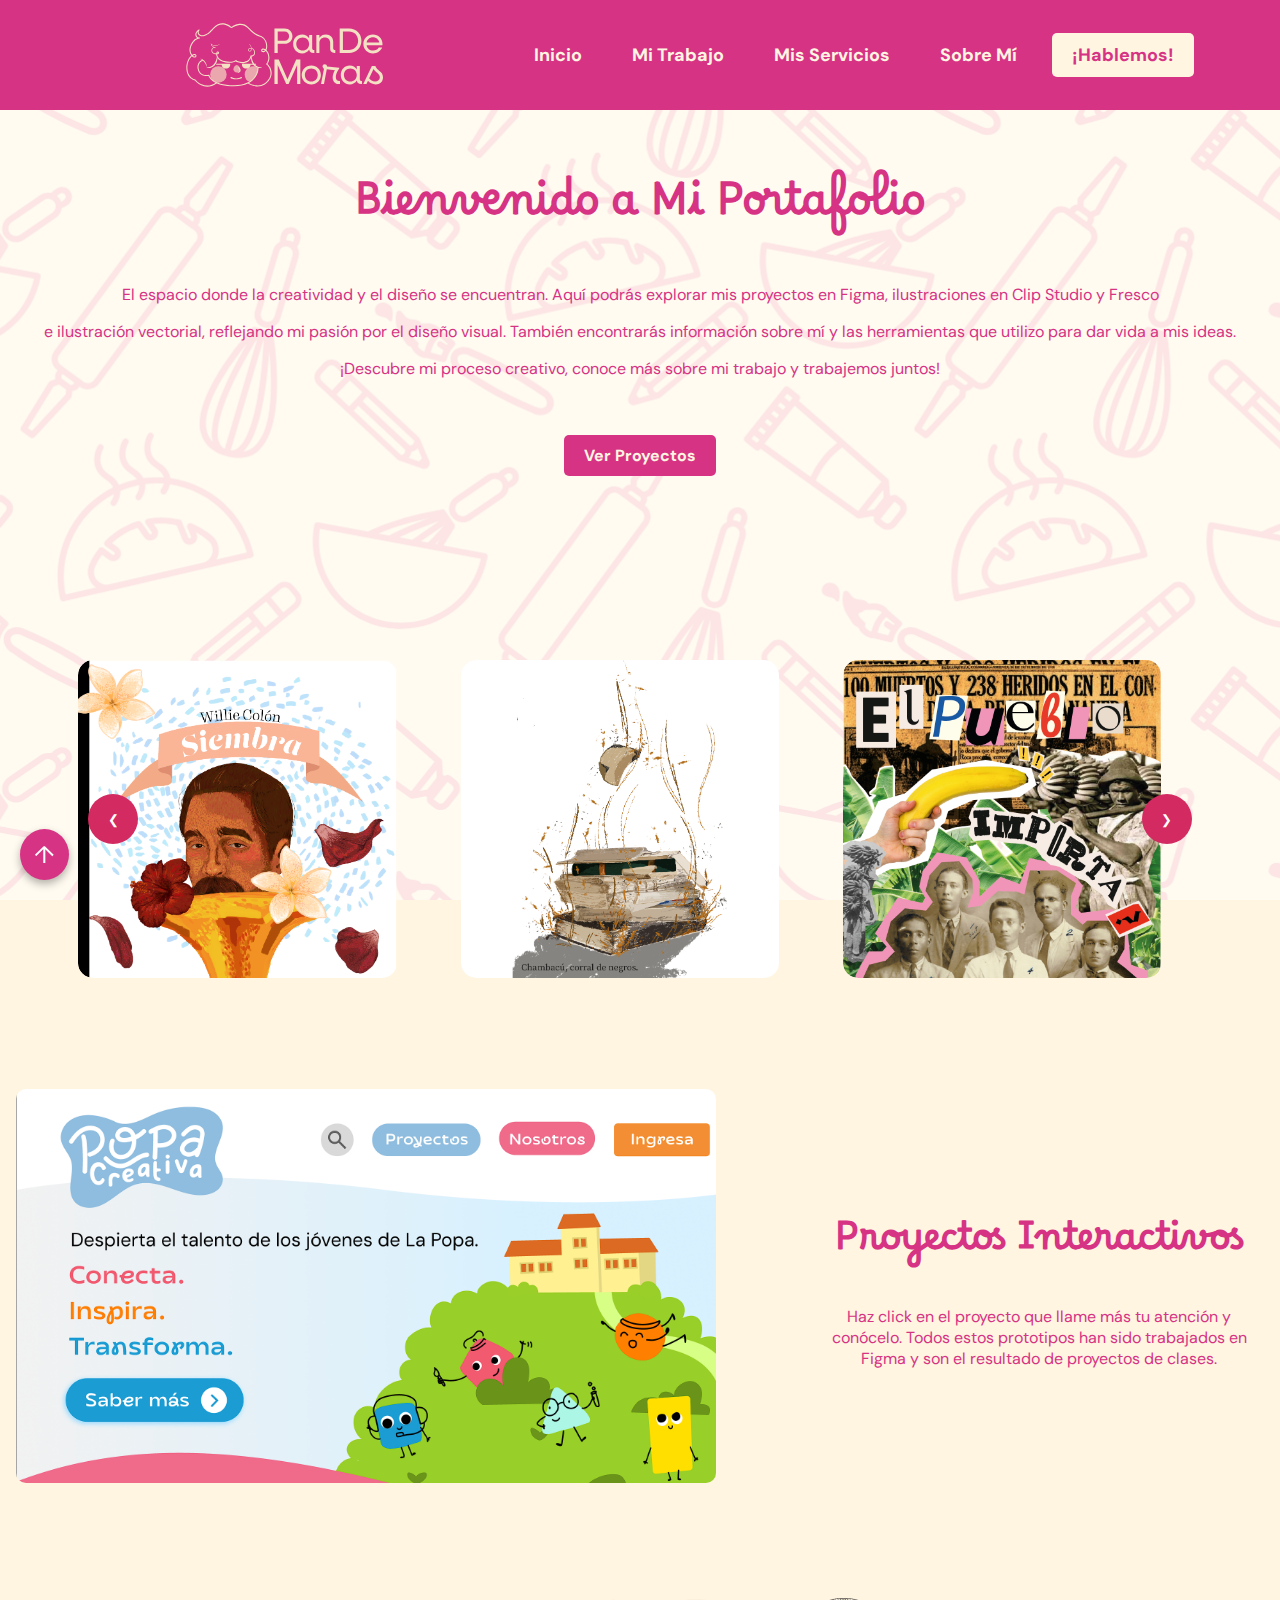
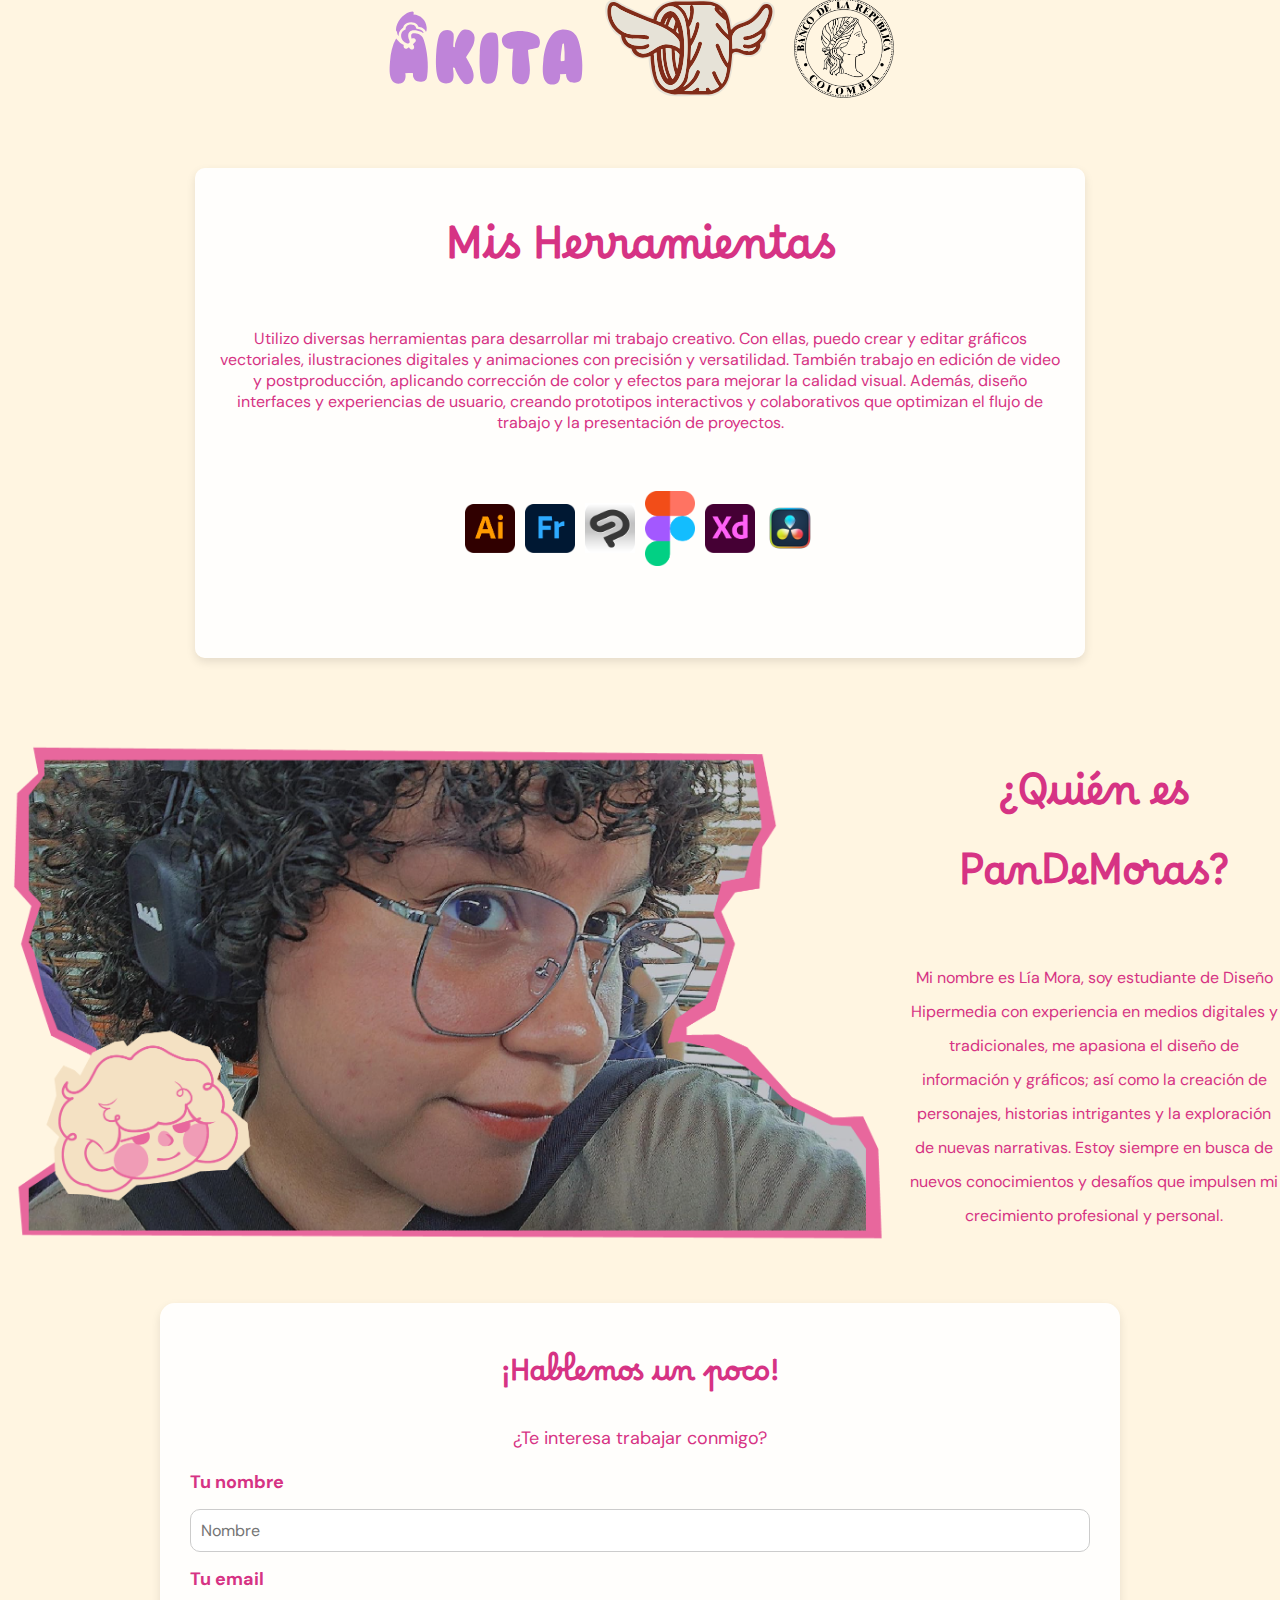
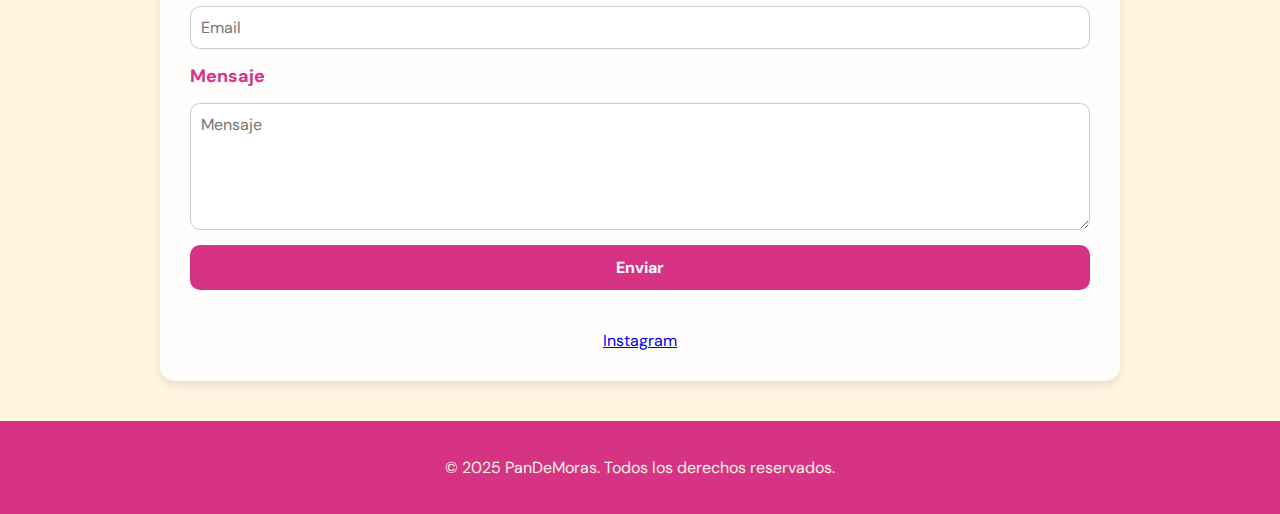
<file: index.html>
<!DOCTYPE html>
<html lang="es">
<head>
    <meta charset="UTF-8">
    <meta name="viewport" content="width=device-width, initial-scale=1.0">
    <title>PanDeMoras</title>
    <link rel="stylesheet" href="estiloportafolio.css">
    <link rel="icon" href="SVG/cabezapanrosa.svg" type="image/SVG">
    <style>
        .carousel-container {
            position: relative;
            width: 90%;
            margin: auto;
            overflow: hidden;
            display: flex;
            justify-content: center;
            align-items: center;
        }
        .carousel {
            display: flex;
            gap: 8px;
            transition: transform 0.5s ease-in-out;
            align-items: center;
        }
        .carousel-item {
            flex: 0 0 calc(100% / 3);
            position: relative;
            overflow: hidden;
            border-radius: 15px;
        }
        .carousel-item img {
            width: 85%;
            height: auto;
            display: block;
            transition: transform 0.3s ease;
            border-radius: 15px;
        }
        .carousel-item:hover img {
            transform: scale(1.05);
        }
        .prev, .next {
            position: absolute;
            top: 50%;
            transform: translateY(-50%);
            background: #D32A61;
            color: white;
            border: none;
            padding: 10px;
            cursor: pointer;
            width: 50px;
            height: 50px;
            border-radius: 50px;
        }
        .prev { left: 10px; }
        .next { right: 10px; }
        .lightbox {
            display: none;
            position: fixed;
            top: 0;
            left: 0;
            width: 100%;
            height: 100%;
            background: rgba(0, 0, 0, 0.8);
            justify-content: center;
            align-items: center;
        }
        .lightbox img {
            max-width: 100%;
            max-height: 70%;
        }
        .close {
            position: absolute;
            top: 40px;
            right: 50px;
            font-size: 30px;
            color: white;
            cursor: pointer;
        }
    </style>
</head>
<body>
    
<header>
  <div class="logo flex">
    <img src="SVG/logotipoblancogrande.svg" alt="Mi Logo">
  </div>


  <input type="checkbox" id="menu-toggle" />
  <label for="menu-toggle" class="menu-icon"></label>

  <div class="menu-overlay">
    <ul>
      <li><a href="#inicio">Inicio</a></li>
      <li><a href="#trabajo">Mi Trabajo</a></li>
      <li><a href="#mis-servicios">Mis Servicios</a></li>
      <li><a href="#sobre-mi">Sobre Mí</a></li>
      <li><a href="#contacto">¡Hablemos!</a></li>
    </ul>
  </div>

  <nav>
    <ul>
      <li><a href="#inicio">Inicio</a></li>
      <li><a href="#trabajo">Mi Trabajo</a></li>  
      <li><a href="#mis-servicios">Mis Servicios</a></li>
      <li><a href="#sobre-mi">Sobre Mí</a></li>
      <li><a href="#contacto" class="cta">¡Hablemos!</a></li>
    </ul>
  </nav>
</header>
<div class="main-container flex">
    <div class="separador"></div>
    <section id="inicio" class="hero">
        <div class="hero-text flex">
            <h1>Bienvenido a Mi Portafolio</h1>
            <p>El espacio donde la creatividad y el diseño se encuentran. 
                Aquí podrás explorar mis proyectos en Figma, ilustraciones en Clip Studio y Fresco </p>
               <p>e ilustración vectorial, reflejando mi pasión por el diseño visual. También encontrarás información sobre mí y 
                las herramientas que utilizo para dar vida a mis ideas.</p>  
               <p>¡Descubre mi proceso creativo, conoce más sobre mi trabajo y trabajemos juntos!</p> 
               <div class="separador flex"></div>
            <a href="#trabajo" class="btn">Ver Proyectos</a>
        </div>
    </section>
    <div class="separador flex"></div>
    <div class="separador flex"></div>
    <section id="trabajo" class="carousel-container flex">
        <div class="carousel">
            <div class="carousel-item"><img src="PNG/imagen2.png" alt="Imagen 2" onclick="openLightbox(this.src)"></div>
            <div class="carousel-item"><img src="PNG/postal1.png" alt="Imagen 3" onclick="openLightbox(this.src)"></div>
            <div class="carousel-item"><img src="PNG/postal5.png" alt="Imagen 4" onclick="openLightbox(this.src)"></div>
            <div class="carousel-item"><img src="PNG/museo2.png" alt="Imagen 4" onclick="openLightbox(this.src)"></div>
            <div class="carousel-item"><img src="PNG/postal3.png" alt="Imagen 5" onclick="openLightbox(this.src)"></div>
            <div class="carousel-item"><img src="PNG/postal4.png" alt="Imagen 5" onclick="openLightbox(this.src)"></div>
            <div class="carousel-item"><img src="PNG/museo1.png" alt="Imagen 5" onclick="openLightbox(this.src)"></div>
            <div class="carousel-item"><img src="PNG/postal2.png" alt="Imagen 5" onclick="openLightbox(this.src)"></div>
            <div class="carousel-item"><img src="PNG/comic1.png" alt="Imagen 5" onclick="openLightbox(this.src)"></div>
            <div class="carousel-item"><img src="PNG/comic2.png" alt="Imagen 5" onclick="openLightbox(this.src)"></div>
            <div class="carousel-item"><img src="PNG/museo3.png" alt="Imagen 5" onclick="openLightbox(this.src)"></div>
        </div>
        <button class="prev" onclick="moveSlide(-1)">&#10094;</button>
        <button class="next" onclick="moveSlide(1)">&#10095;</button>
        
    </section>


    <section> 
        <div class="separador flex"></div>
        <div class="hero flex">
        <a href="https://www.figma.com/proto/OzIsldILUMBEWU6P83ANvh/PopaCreativa?page-id=0%3A1&node-id=128-6934&node-type=frame&viewport=-697%2C668%2C0.06&t=BZuQ2mHyGh8PRW1L-1&scaling=contain&content-scaling=fixed" 
   target="_blank" class="enlace-imagen">
    <img src="PNG/popacreativa.png" alt="Popa Creativa">
</a>
<div class="separadordos flex"></div>
<div class="texto flex">
    <h2><span class="grande">Proyectos Interactivos</span> </h2>
    <p><span class="chiquito">Haz click en el proyecto que llame más tu atención y conócelo. Todos estos prototipos han sido trabajados
        en Figma y son el resultado de proyectos de clases.
    </span></p>
    
</div>

    </section>
    <div class="separador flex"></div>
    <section class="contenedor-akita flex">       
        <div>
        <a href="https://www.figma.com/proto/6cmnwSf88vwViJWviDRZvk/Akita?page-id=0%3A1&node-id=2-2&p=f&viewport=169%2C259%2C0.1&t=QAKl9wrOfdFX4xvN-1&scaling=scale-down&content-scaling=fixed&starting-point-node-id=2%3A2" 
   target="_blank" class="enlace-imagen flex">
    <img src="SVG/logoakita.svg" alt="akita">
</a>
<a href="https://www.figma.com/proto/wLCrNKYKvcpgAmIyOyvowP/SafeMotion?page-id=0%3A1&node-id=4-2&viewport=483%2C1092%2C2&t=DsHiTmjmJP90poOt-1&scaling=scale-down&content-scaling=fixed&starting-point-node-id=4%3A5" 
target="_blank" class="enlace-imagen flex">
 <img src="SVG/logosafe.svg" alt="safe">
</a>
<a href="https://www.figma.com/proto/RiA9jXLkF0zvdsJ2X2U5Rk/PROTOTIPOVISITALIAMORA?page-id=0%3A1&node-id=1-2&starting-point-node-id=1%3A2&t=EUDIRFarvW8pPwYe-1" 
target="_blank" class="enlace-imagen flex">
 <img src="PNG/banco.png" alt="proto">
</a>


    </section>

    <div class="lightbox" id="lightbox">
        <span class="close" onclick="closeLightbox()">&times;</span>
        <img class="lightbox-content" id="lightbox-img">
    </div>
</div>
<div class="separador"></div>

    <script>
        let index = 0;
        function moveSlide(direction) {
            const carousel = document.querySelector('.carousel');
            const totalItems = document.querySelectorAll('.carousel-item').length;
            const visibleItems = 3;
            index += direction;
            if (index < 0) index = totalItems - visibleItems;
            if (index > totalItems - visibleItems) index = 0;
            carousel.style.transform = `translateX(${-index * (100 / visibleItems)}%)`;
        }
        function openLightbox(src) {
            document.getElementById('lightbox-img').src = src;
            document.getElementById('lightbox').style.display = 'flex';
        }
        function closeLightbox() {
            document.getElementById('lightbox').style.display = 'none';
        }
    </script>

</header>

  <section id="mis-servicios" class="hero flex">
    <div class="hero-text flex">
        <div class="contenedor-grande flex">
     <h1>Mis Herramientas </h1>
        <p>Utilizo diversas herramientas para desarrollar mi trabajo creativo. 
            Con ellas, puedo crear y editar gráficos vectoriales, ilustraciones digitales 
            y animaciones con precisión y versatilidad. También trabajo en edición de video 
            y postproducción, aplicando corrección de color y efectos para mejorar la calidad visual. 
            Además, diseño interfaces y experiencias de usuario, creando prototipos interactivos 
            y colaborativos que optimizan el flujo de trabajo y la presentación de proyectos.</p>
        <div class="herramientas-container flex">
            <img src="PNG/iconillustrator.png" alt="Herramienta 1">
            <img src="PNG/iconfresco.png" alt="Herramienta 2">
            <img src="PNG/iconclip.jpg" alt="Herramienta 3">
            <img src="PNG/iconfigma.png" alt="Herramienta 4">
            <img src="PNG/iconxd.png" alt="Herramienta 5">
            <img src="PNG/icondavinci.png" alt="Herramienta 6">
        </div>
        </div>
    </div>
</section>  
<div class="separador flex"></div>
<section id="sobre-mi" class="hero flex">
    <div class="hero-text flex">
        <div class="contenedor flex">
            <img src="PNG/fotopan.png" alt="Descripción de la imagen">
            <div class="texto">
                <h2>¿Quién es PanDeMoras?</h2>
                <p><span class="chiquito">Mi nombre es Lía Mora, soy estudiante de Diseño Hipermedia con experiencia en medios digitales y tradicionales, me apasiona
                    el diseño de información y gráficos; así como la creación de personajes, historias intrigantes y la exploración de nuevas narrativas. 
                    Estoy siempre en busca de nuevos conocimientos y desafíos que impulsen mi crecimiento profesional y personal.
                </span></p>
            </div>
        </div>
        
    </div>
</section>

<div class="separador flex"></div>

<section id="contacto" class="contacto-seccion"> <div class="contenedor-formulario"> 
    <h1>¡Hablemos un poco!</h1> 
    <p>¿Te interesa trabajar conmigo?</p>

     <form id="form" action="https://formsubmit.co/.Pandemoras27@gmail.com" method="POST">     
        <div class="input-group">
          <label for="name"> Tu nombre </label>
          <input type="text" name="name" id="name" placeholder="Nombre" required>
      
          <label for="email"> Tu email </label>
          <input type="email" name="email" id="email" placeholder="Email" required>
      
          <label for="message"> Mensaje </label>
          <textarea name="message" id="message" cols="30" rows="5" placeholder="Mensaje" required></textarea>
          <input class="btn" type="submit" value="Enviar">
        </div>
        <div class="separador flex"></div>
           <a href="https://www.instagram.com/pan_demoras/" target="_blank">Instagram</a>
        <input type="hidden" name="_captcha" value="false">
      </form>   
   
    </div>
    <a href="#inicio" class="back-to-top" aria-label="Volver al inicio">↑</a>

</section>
<div class="separador flex"></div>
</div>
<footer>
        <p>&copy; 2025 PanDeMoras. Todos los derechos reservados.</p>
    </footer>

</body>
<script>
    let lastScroll = window.scrollY;

    window.addEventListener("scroll", function () {
        let currentScroll = window.scrollY;

        if (currentScroll > lastScroll) {
            document.querySelector("header").classList.add("hide-nav");
        } else {
            document.querySelector("header").classList.remove("hide-nav");
        }

        lastScroll = currentScroll;
    });
</script>
</html>
</file>
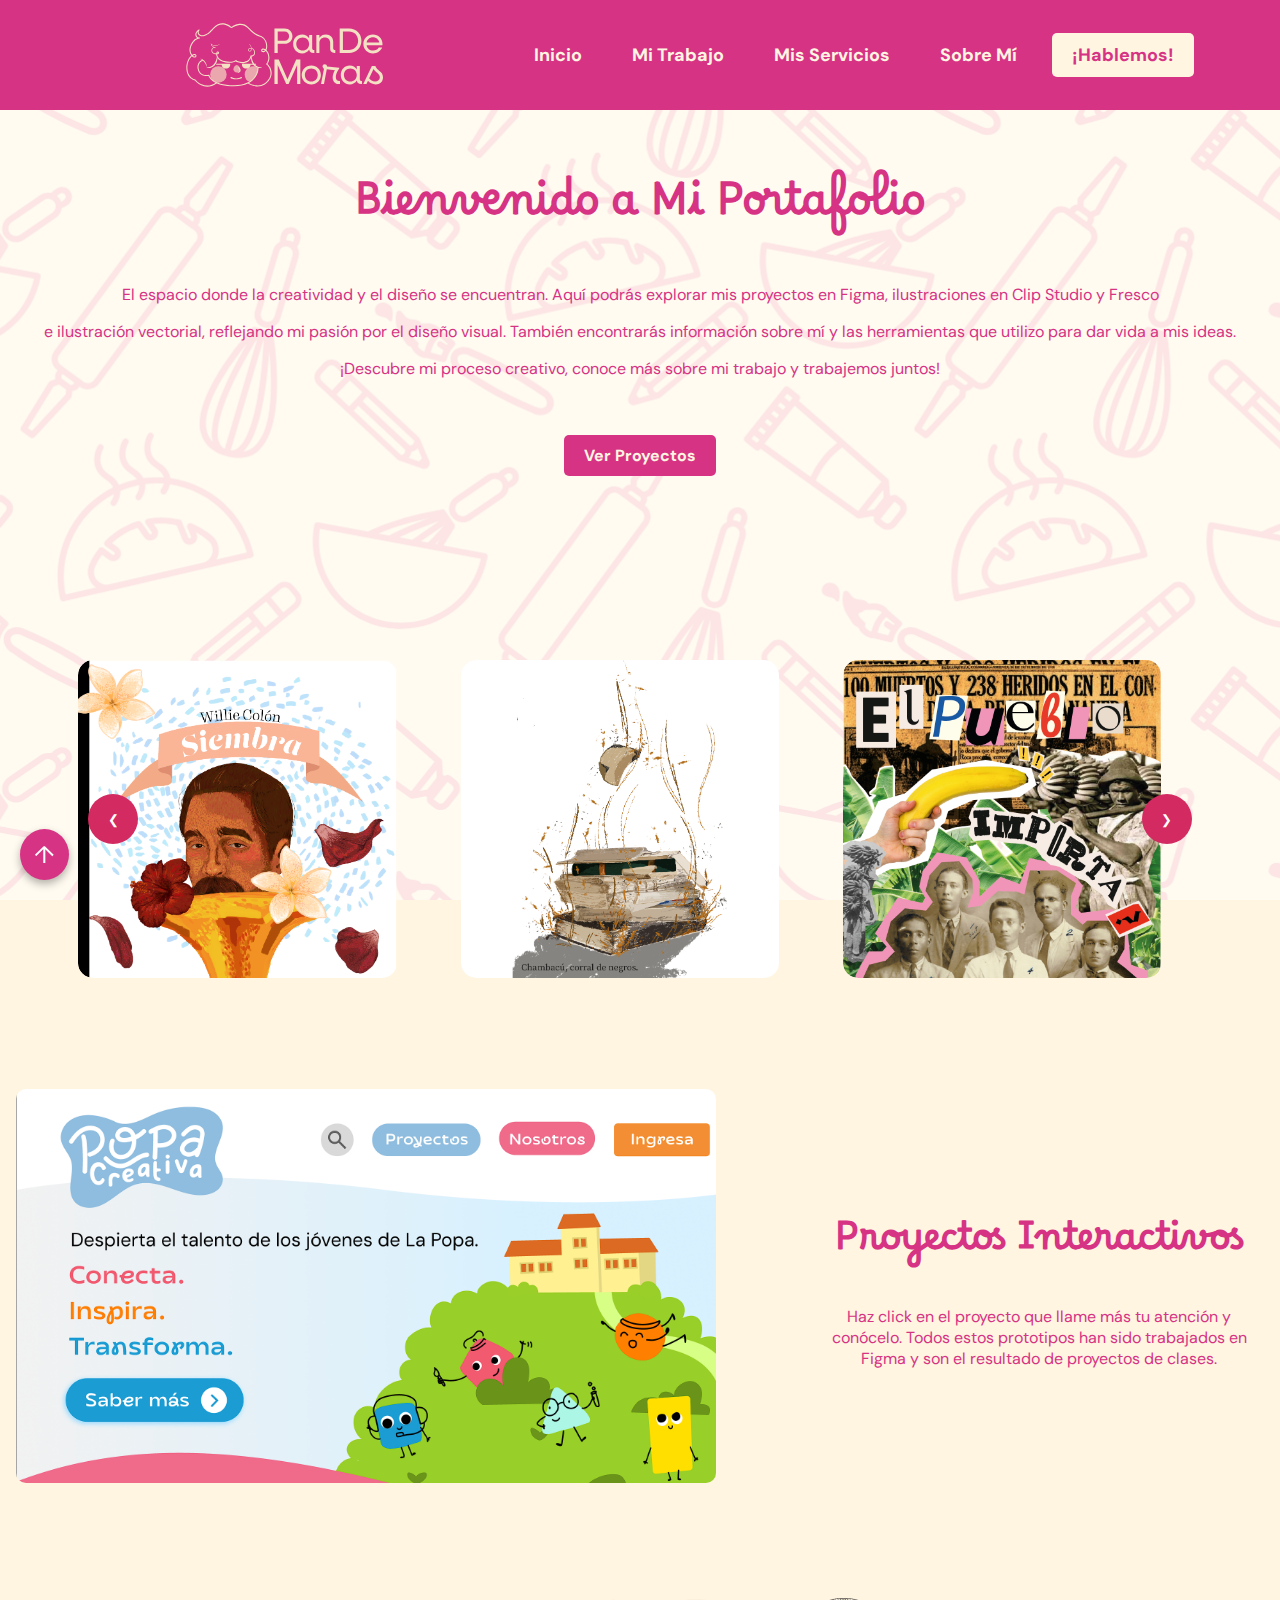
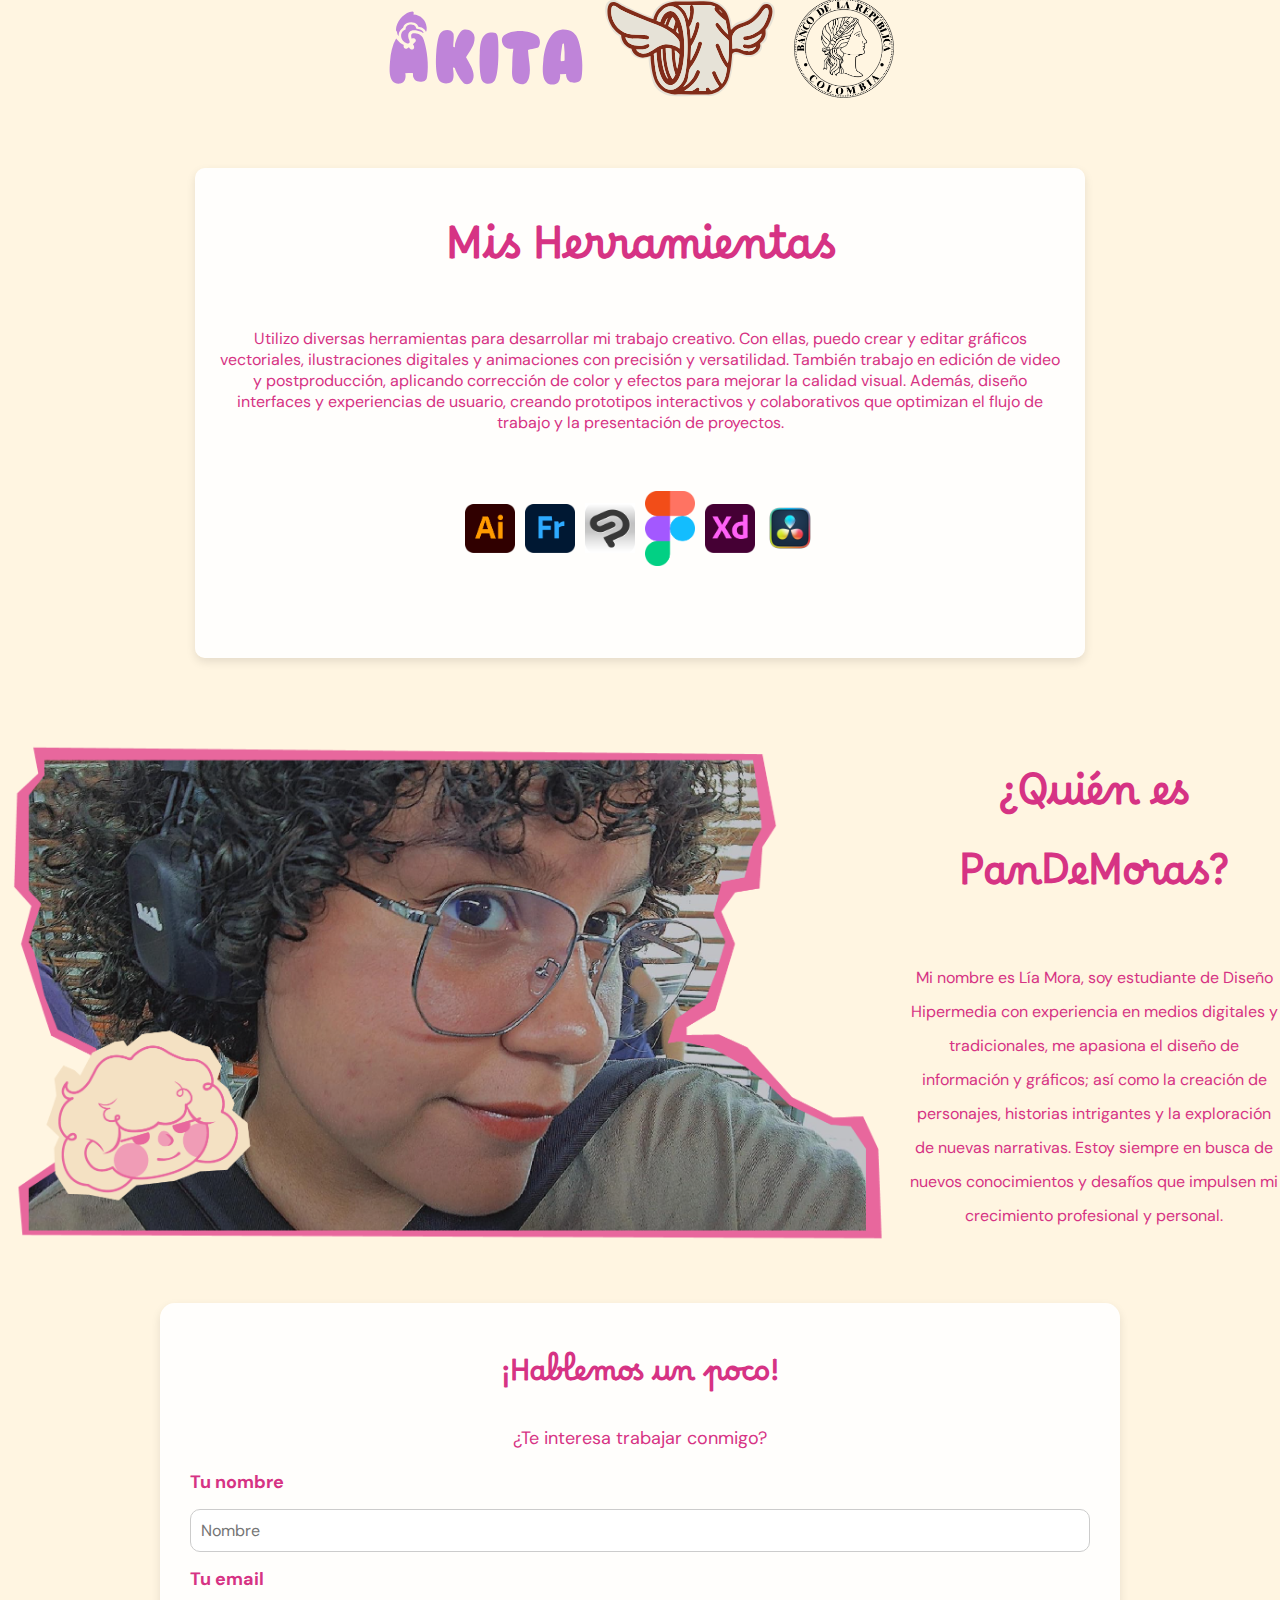
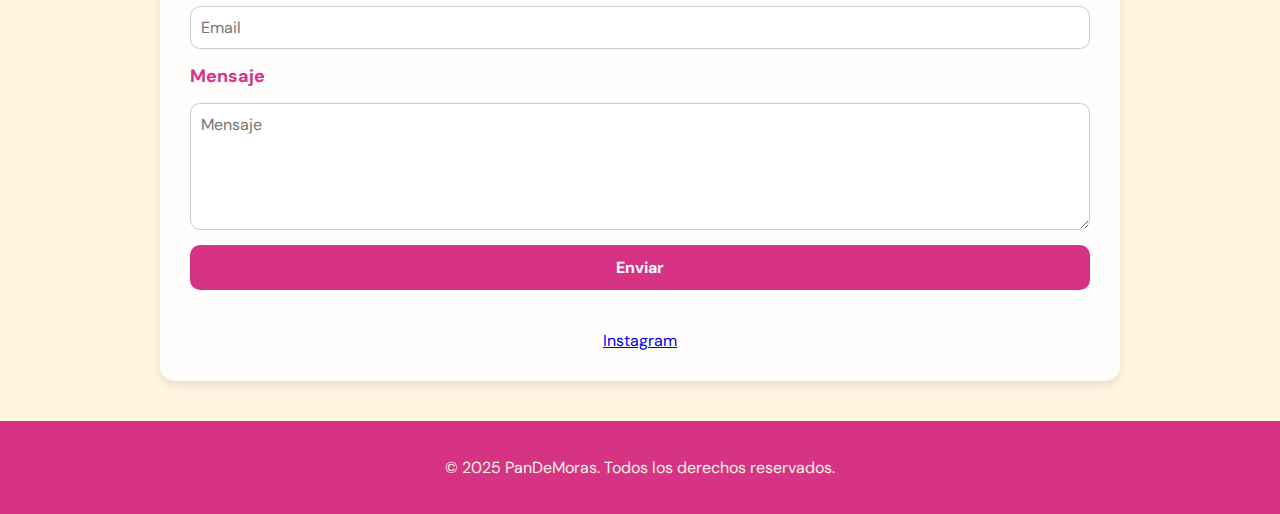
<file: potafolio.html>
<!DOCTYPE html>
<html lang="es">
<head>
    <meta charset="UTF-8">
    <meta name="viewport" content="width=device-width, initial-scale=1.0">
    <title>PanDeMoras</title>
    <link rel="stylesheet" href="estiloportafolio.css">
    <link rel="icon" href="SVG/cabezapanrosa.svg" type="image/SVG">
    <style>
        .carousel-container {
            position: relative;
            width: 90%;
            margin: auto;
            overflow: hidden;
            display: flex;
            justify-content: center;
            align-items: center;
        }
        .carousel {
            display: flex;
            gap: 8px;
            transition: transform 0.5s ease-in-out;
            align-items: center;
        }
        .carousel-item {
            flex: 0 0 calc(100% / 3);
            position: relative;
            overflow: hidden;
            border-radius: 15px;
        }
        .carousel-item img {
            width: 85%;
            height: auto;
            display: block;
            transition: transform 0.3s ease;
            border-radius: 15px;
        }
        .carousel-item:hover img {
            transform: scale(1.05);
        }
        .prev, .next {
            position: absolute;
            top: 50%;
            transform: translateY(-50%);
            background: #D32A61;
            color: white;
            border: none;
            padding: 10px;
            cursor: pointer;
            width: 50px;
            height: 50px;
            border-radius: 50px;
        }
        .prev { left: 10px; }
        .next { right: 10px; }
        .lightbox {
            display: none;
            position: fixed;
            top: 0;
            left: 0;
            width: 100%;
            height: 100%;
            background: rgba(0, 0, 0, 0.8);
            justify-content: center;
            align-items: center;
        }
        .lightbox img {
            max-width: 100%;
            max-height: 70%;
        }
        .close {
            position: absolute;
            top: 40px;
            right: 50px;
            font-size: 30px;
            color: white;
            cursor: pointer;
        }
    </style>
</head>
<body>
    
<header>
  <div class="logo flex">
    <img src="SVG/logotipoblancogrande.svg" alt="Mi Logo">
  </div>


  <input type="checkbox" id="menu-toggle" />
  <label for="menu-toggle" class="menu-icon"></label>

  <div class="menu-overlay">
    <ul>
      <li><a href="#inicio">Inicio</a></li>
      <li><a href="#trabajo">Mi Trabajo</a></li>
      <li><a href="#mis-servicios">Mis Servicios</a></li>
      <li><a href="#sobre-mi">Sobre Mí</a></li>
      <li><a href="#contacto">¡Hablemos!</a></li>
    </ul>
  </div>

  <nav>
    <ul>
      <li><a href="#inicio">Inicio</a></li>
      <li><a href="#trabajo">Mi Trabajo</a></li>  
      <li><a href="#mis-servicios">Mis Servicios</a></li>
      <li><a href="#sobre-mi">Sobre Mí</a></li>
      <li><a href="#contacto" class="cta">¡Hablemos!</a></li>
    </ul>
  </nav>
</header>
<div class="main-container flex">
    <div class="separador"></div>
    <section id="inicio" class="hero">
        <div class="hero-text flex">
            <h1>Bienvenido a Mi Portafolio</h1>
            <p>El espacio donde la creatividad y el diseño se encuentran. 
                Aquí podrás explorar mis proyectos en Figma, ilustraciones en Clip Studio y Fresco </p>
               <p>e ilustración vectorial, reflejando mi pasión por el diseño visual. También encontrarás información sobre mí y 
                las herramientas que utilizo para dar vida a mis ideas.</p>  
               <p>¡Descubre mi proceso creativo, conoce más sobre mi trabajo y trabajemos juntos!</p> 
               <div class="separador flex"></div>
            <a href="#trabajo" class="btn">Ver Proyectos</a>
        </div>
    </section>
    <div class="separador flex"></div>
    <div class="separador flex"></div>
    <section id="trabajo" class="carousel-container flex">
        <div class="carousel">
            <div class="carousel-item"><img src="PNG/imagen2.png" alt="Imagen 2" onclick="openLightbox(this.src)"></div>
            <div class="carousel-item"><img src="PNG/postal1.png" alt="Imagen 3" onclick="openLightbox(this.src)"></div>
            <div class="carousel-item"><img src="PNG/postal5.png" alt="Imagen 4" onclick="openLightbox(this.src)"></div>
            <div class="carousel-item"><img src="PNG/museo2.png" alt="Imagen 4" onclick="openLightbox(this.src)"></div>
            <div class="carousel-item"><img src="PNG/postal3.png" alt="Imagen 5" onclick="openLightbox(this.src)"></div>
            <div class="carousel-item"><img src="PNG/postal4.png" alt="Imagen 5" onclick="openLightbox(this.src)"></div>
            <div class="carousel-item"><img src="PNG/museo1.png" alt="Imagen 5" onclick="openLightbox(this.src)"></div>
            <div class="carousel-item"><img src="PNG/postal2.png" alt="Imagen 5" onclick="openLightbox(this.src)"></div>
            <div class="carousel-item"><img src="PNG/comic1.png" alt="Imagen 5" onclick="openLightbox(this.src)"></div>
            <div class="carousel-item"><img src="PNG/comic2.png" alt="Imagen 5" onclick="openLightbox(this.src)"></div>
            <div class="carousel-item"><img src="PNG/museo3.png" alt="Imagen 5" onclick="openLightbox(this.src)"></div>
        </div>
        <button class="prev" onclick="moveSlide(-1)">&#10094;</button>
        <button class="next" onclick="moveSlide(1)">&#10095;</button>
        
    </section>


    <section> 
        <div class="separador flex"></div>
        <div class="hero flex">
        <a href="https://www.figma.com/proto/OzIsldILUMBEWU6P83ANvh/PopaCreativa?page-id=0%3A1&node-id=128-6934&node-type=frame&viewport=-697%2C668%2C0.06&t=BZuQ2mHyGh8PRW1L-1&scaling=contain&content-scaling=fixed" 
   target="_blank" class="enlace-imagen">
    <img src="PNG/popacreativa.png" alt="Popa Creativa">
</a>
<div class="separadordos flex"></div>
<div class="texto flex">
    <h2><span class="grande">Proyectos Interactivos</span> </h2>
    <p><span class="chiquito">Haz click en el proyecto que llame más tu atención y conócelo. Todos estos prototipos han sido trabajados
        en Figma y son el resultado de proyectos de clases.
    </span></p>
    
</div>

    </section>
    <div class="separador flex"></div>
    <section class="contenedor-akita flex">       
        <div>
        <a href="https://www.figma.com/proto/6cmnwSf88vwViJWviDRZvk/Akita?page-id=0%3A1&node-id=2-2&p=f&viewport=169%2C259%2C0.1&t=QAKl9wrOfdFX4xvN-1&scaling=scale-down&content-scaling=fixed&starting-point-node-id=2%3A2" 
   target="_blank" class="enlace-imagen flex">
    <img src="SVG/logoakita.svg" alt="akita">
</a>
<a href="https://www.figma.com/proto/wLCrNKYKvcpgAmIyOyvowP/SafeMotion?page-id=0%3A1&node-id=4-2&viewport=483%2C1092%2C2&t=DsHiTmjmJP90poOt-1&scaling=scale-down&content-scaling=fixed&starting-point-node-id=4%3A5" 
target="_blank" class="enlace-imagen flex">
 <img src="SVG/logosafe.svg" alt="safe">
</a>
<a href="https://www.figma.com/proto/RiA9jXLkF0zvdsJ2X2U5Rk/PROTOTIPOVISITALIAMORA?page-id=0%3A1&node-id=1-2&starting-point-node-id=1%3A2&t=EUDIRFarvW8pPwYe-1" 
target="_blank" class="enlace-imagen flex">
 <img src="PNG/banco.png" alt="proto">
</a>


    </section>

    <div class="lightbox" id="lightbox">
        <span class="close" onclick="closeLightbox()">&times;</span>
        <img class="lightbox-content" id="lightbox-img">
    </div>
</div>
<div class="separador"></div>

    <script>
        let index = 0;
        function moveSlide(direction) {
            const carousel = document.querySelector('.carousel');
            const totalItems = document.querySelectorAll('.carousel-item').length;
            const visibleItems = 3;
            index += direction;
            if (index < 0) index = totalItems - visibleItems;
            if (index > totalItems - visibleItems) index = 0;
            carousel.style.transform = `translateX(${-index * (100 / visibleItems)}%)`;
        }
        function openLightbox(src) {
            document.getElementById('lightbox-img').src = src;
            document.getElementById('lightbox').style.display = 'flex';
        }
        function closeLightbox() {
            document.getElementById('lightbox').style.display = 'none';
        }
    </script>

</header>

  <section id="mis-servicios" class="hero flex">
    <div class="hero-text flex">
        <div class="contenedor-grande flex">
     <h1>Mis Herramientas </h1>
        <p>Utilizo diversas herramientas para desarrollar mi trabajo creativo. 
            Con ellas, puedo crear y editar gráficos vectoriales, ilustraciones digitales 
            y animaciones con precisión y versatilidad. También trabajo en edición de video 
            y postproducción, aplicando corrección de color y efectos para mejorar la calidad visual. 
            Además, diseño interfaces y experiencias de usuario, creando prototipos interactivos 
            y colaborativos que optimizan el flujo de trabajo y la presentación de proyectos.</p>
        <div class="herramientas-container flex">
            <img src="PNG/iconillustrator.png" alt="Herramienta 1">
            <img src="PNG/iconfresco.png" alt="Herramienta 2">
            <img src="PNG/iconclip.jpg" alt="Herramienta 3">
            <img src="PNG/iconfigma.png" alt="Herramienta 4">
            <img src="PNG/iconxd.png" alt="Herramienta 5">
            <img src="PNG/icondavinci.png" alt="Herramienta 6">
        </div>
        </div>
    </div>
</section>  
<div class="separador flex"></div>
<section id="sobre-mi" class="hero flex">
    <div class="hero-text flex">
        <div class="contenedor flex">
            <img src="PNG/fotopan.png" alt="Descripción de la imagen">
            <div class="texto">
                <h2>¿Quién es PanDeMoras?</h2>
                <p><span class="chiquito">Mi nombre es Lía Mora, soy estudiante de Diseño Hipermedia con experiencia en medios digitales y tradicionales, me apasiona
                    el diseño de información y gráficos; así como la creación de personajes, historias intrigantes y la exploración de nuevas narrativas. 
                    Estoy siempre en busca de nuevos conocimientos y desafíos que impulsen mi crecimiento profesional y personal.
                </span></p>
            </div>
        </div>
        
    </div>
</section>

<div class="separador flex"></div>

<section id="contacto" class="contacto-seccion"> <div class="contenedor-formulario"> 
    <h1>¡Hablemos un poco!</h1> 
    <p>¿Te interesa trabajar conmigo?</p>

     <form id="form" action="https://formsubmit.co/.Pandemoras27@gmail.com" method="POST">     
        <div class="input-group">
          <label for="name"> Tu nombre </label>
          <input type="text" name="name" id="name" placeholder="Nombre" required>
      
          <label for="email"> Tu email </label>
          <input type="email" name="email" id="email" placeholder="Email" required>
      
          <label for="message"> Mensaje </label>
          <textarea name="message" id="message" cols="30" rows="5" placeholder="Mensaje" required></textarea>
          <input class="btn" type="submit" value="Enviar">
        </div>
        <div class="separador flex"></div>
           <a href="https://www.instagram.com/pan_demoras/" target="_blank">Instagram</a>
        <input type="hidden" name="_captcha" value="false">
      </form>   
   
    </div>
    <a href="#inicio" class="back-to-top" aria-label="Volver al inicio">↑</a>

</section>
<div class="separador flex"></div>
</div>
<footer>
        <p>&copy; 2025 PanDeMoras. Todos los derechos reservados.</p>
    </footer>

</body>
<script>
    let lastScroll = window.scrollY;

    window.addEventListener("scroll", function () {
        let currentScroll = window.scrollY;

        if (currentScroll > lastScroll) {
            document.querySelector("header").classList.add("hide-nav");
        } else {
            document.querySelector("header").classList.remove("hide-nav");
        }

        lastScroll = currentScroll;
    });
</script>
</html>
</file>
<file: estiloportafolio.css>
@import url('https://fonts.googleapis.com/css2?family=Borel&display=swap');
@import url('https://fonts.googleapis.com/css2?family=DM+Sans:wght@400;700&display=swap');

body {
    background-color: #FFF5E1;
    color: #D63384;
    font-family: 'DM Sans', sans-serif;
    margin: 0;
    padding: 0;
    background-image: url('SVG/patrón.svg');
    background-size: 1920px 1080px;
    background-attachment: fixed;
}

h1, h2, h3 {
    font-family: 'Borel', cursive;
    color: #D63384;
}
.main-container {
    padding-left: 16px;
    padding-right: 16px;
    justify-content: center;
  }
  

header {
    display: flex;
    justify-content: space-evenly;
    align-items: center;
    padding: 20px 50px;
    background-color: #D63384;
    color: #FFF5E1;
        position: fixed;
        top: 0;
        left: 0;
        width: 100%;
        z-index: 1000;
        padding: 20px 50px;
        transition: transform 0.4s ease-in-out;
    }
    
    .hide-nav {
        transform: translateY(-100%);
}
.logo img {

    display: block;
    align-items: center;
    height: 70px;
    width: auto;
}


nav ul {
    list-style: none;
    display: flex;
    gap: 20px;
    margin: 0;
    padding: 0;
}

nav a {
    text-decoration: none;
    color: #FFF5E1;
    font-weight: bold;
    font-size: 18px;
    padding: 10px 15px;
    transition: all 0.3s ease;
}

nav a:hover {
    background-color: #FFF5E1;
    color: #D63384;
    border-radius: 5px;

}

.cta {
    background-color: #FFF5E1;
    color: #D63384;
    padding: 10px 20px;
    border-radius: 5px;
    margin: 0px;
    text-decoration: none;
    font-weight: thin;
    transition: all 0.3s ease;
    align-items: center;
}

.cta:hover {
    background-color: #B02363;
    color: #FFF5E1;
}

.hero {
    display: flex;
    align-items: center;
    justify-content: center;
    height: 60vh;
    text-align: center;
    gap: 40px;
}

.hero-text h1 {
    font-size: 42px;
}

.btn {
    display: inline-block;
    background-color: #D63384;
    color: #FFF5E1;
    padding: 10px 20px;
    border-radius: 5px;
    text-decoration: none;
    font-weight: bold;
    transition: all 0.3s ease;
}

.btn:hover {
    background-color: #B02363;
}

footer {
    text-align: center;
    padding: 20px;
    background-color: #D63384;
    color: #FFF5E1;
}

.contenedor-seccion {
    background-color: rgba(255, 255, 255, 0.9); 
    padding: 20px; 
    margin: 30px auto; 
    width: 100%; 
    max-width: 900px; 
    border-radius: 10px; 
    box-shadow: 0px 4px 10px rgba(0, 0, 0, 0.1); 
    text-align: center; 
}

.contenedor {
    display: flex;
    align-items: center; 
    font-size: 20pt;
}

.contenedor img {
    height: 00px;
    width: auto; 
    margin-right: 20px; 
}

.texto {
    max-width: 600px; 
}

.contenedor {
    display: flex;
    align-items: center; 
}

.contenedor img {
    height: 500px;
    width: auto; 
    margin-right: 20px; 
}

.texto {
    max-width: 450px; 
} 

.contenedor-grande {
    background-color: rgba(255, 255, 255, 0.9); 
    padding: 20px; 
    margin: 30px auto; 
    height: 450px; 
    width: 850px;
    border-radius: 10px; 
    box-shadow: 0px 4px 10px rgba(0, 0, 0, 0.1); 
    text-align: center; 
}
.chiquito {
    font-size: 16px;
    font-weight: thin; 
}

.grande {
    font-size: 28pt;
    font-weight: thin; 
}


.enlace-imagen img {
    width: 700px; 
    height: auto;
    border-radius: 10px; 
    transition: transform 0.3s ease; 
}
.enlace-imagen {
    display: inline-block;
    position:relative
}

.enlace-imagen img:hover {
    transform: scale(1.1); 
}
.separador {
    height: 40px;
    width: 100%; 
    background: transparent;
}

.separadordos {
    height: 100%;
    width: 40px; 
    background: transparent;
}
.herramientas-container {
    display: flex;
    flex-direction: row; 
    align-items: center; 
    justify-content: space-evenly; 
    height: 150px; 
    gap: 20px; 
    margin-top: 20px;
}

.herramientas-container img {
    width: 80px;
    height: 80px;
    object-fit: contain; 
}
.contenedor-akita {
    display: flex; 
    gap: 100px; 
    justify-content: center; 
    align-items: center; 
    flex-direction: row;
}

.contenedor-akita img {
    height: 100px;
    width: auto; 
    align-items: center;
    gap: 40px;
    flex-direction: row;
}

.menu-icon {
    display: none;
    font-size: 26px;
    color: #FFF5E1;
    cursor: pointer;
    padding: 15px;
    z-index: 1001;
    position: relative;
}


#menu-toggle {
    display: none;
}

@media (max-width: 768px) {
    header {
        flex-direction: column;
        align-items: flex-start;
        position: relative;
        z-index: 1000;
    }

    nav {
        width: 100%;
    }

    nav ul {
        display: none;
        flex-direction: column;
        width: 100%;
        max-height: 25vh; 
        overflow-y: auto;
        background-color: #D63384;
        margin: 0;
        padding: 0;
        transition: all 0.3s ease;
        position: relative;
    }

    nav ul li {
        width: 100%;
    }

    nav ul li a {
        display: block;
        width: 100%;
        padding: 15px 20px;
    }

   
    #menu-toggle:checked + .menu-icon + nav ul {
        display: flex;
    }


    .menu-icon {
        display: block;
    }


    #menu-toggle:checked ~ nav {
        margin-bottom: 25vh;
    }
}


.menu-overlay {
    position: fixed;
    top: 0;
    left: -100%;
    width: 75%;
    height: 100%;
    background-color: #D63384;
    padding-top: 100px;
    display: flex;
    flex-direction: column;
    transition: left 0.3s ease;
    z-index: 1000;
    overflow-y: auto;
}


#menu-toggle:checked ~ .menu-overlay {
    left: 0;
}


body.menu-open {
    overflow: hidden;
}


.menu-icon::before {
    content: "☰";
    display: inline-block;
    transition: content 0.3s ease;
}
#menu-toggle:checked + .menu-icon::before {
    content: "✖";
}

.menu-overlay ul {
    list-style: none;
    padding: 0;
    margin: 0;
}
.menu-overlay ul li a {
    display: block;
    padding: 20px;
    color: #FFF5E1;
    text-decoration: none;
    font-size: 1.2em;
    border-bottom: 1px solid rgba(255, 245, 225, 0.2);
}


@media (max-width: 768px) {
    .menu-icon {
        display: block;
        position: fixed;
        top: 20px;
        left: 20px;
        z-index: 1001;
        background: transparent;
    }
    nav {
        display: none;
    }
}

#menu-toggle:checked ~ .menu-overlay,
#menu-toggle:checked ~ nav {
    pointer-events: auto;
}

#menu-toggle:checked ~ body {
    overflow: hidden;
}


.back-to-top {
    position: fixed;
    bottom: 20px;
    left: 20px;
    background-color: #D63384;
    color: #fff;
    font-size: 24px;
    padding: 10px 14px;
    border-radius: 50%;
    text-decoration: none;
    box-shadow: 0 4px 8px rgba(0, 0, 0, 0.3);
    z-index: 1000;
    transition: background-color 0.3s;
}

.back-to-top:hover {
    background-color: #b7256b;
}
@media screen and (max-width: 768px) {
    .carousel-item {
    flex: 0 0 100%;
    }
    }
    .carousel {
      gap: 0; 
    }
    @media (max-width: 768px) {
        .logo {
        width: 100%;
        display: flex;
        justify-content: space-between;
        }
        
        .logo img {
        height: 60px;
        margin: 0 auto;
        }
        }
    
  @media screen and (max-width: 768px) {

 
    .flex {
    display: flex;
    flex-direction: column;
    align-items: center;
    }
    

    .grid,
    .grid-3 {
    display: grid;
    grid-template-columns: 1fr;
    gap: 20px;
    }
    

    .hero,
    .contenedor,
    .contenedor-akita,
    .herramientas-container {
    flex-direction: column;
    align-items: center;
    text-align: center;
    }
    

    .contenedor img,
    .enlace-imagen img {
    width: 90%;
    height: auto;
    margin: 0 auto 20px;
    }
    
   .contenedor-akita,
   .contenedor-akita .enlace-imagen {
    flex-direction: row;
    height: auto;
    width: 60%;
   }
    .texto {
    max-width: 90%;
    margin: 10px auto;
    text-align: center;
    }
    
   
    .carousel-item {
    flex: 0 0 100%;
    }
    
    .carousel {
    gap: 0;
    }
    

    .prev,
    .next {
    display: block;
    }
    
    
    nav {
    display: none;
    }
    }
    
    @media screen and (max-width: 768px) {
        .contenedor,
        .hero,
        .hero-text,
        .contenedor-akita {
        display: flex;
        flex-direction: column;
        align-items: center;
        text-align: center;
        height: auto !important; 
        }
        .contenedor-akita {
            display: flex;
            flex-direction: row;
            height: 70px;
        }
        .contenedor img,
        .enlace-imagen img {
        max-width: 100%;
        height: auto;
        display: block;
        margin: 0 auto;
        }
        
        .contenedor img {
        object-fit: contain;
        }
        
        .texto {
        width: 90%;
        margin: 10px auto;
        text-align: center;
        }
        
        .contenedor-seccion,
        .contenedor-grande {
        width: 95%;
        padding: 16px;
        height: auto !important;
        }
        
        .carousel-item img {
        width: 100%;
        height: auto;
        object-fit: cover;
        }
        }

        .herramientas-container {
            flex-wrap: wrap;
            justify-content: center;
            gap: 10px;
            }
            
            .herramientas-container img {
            width: 50px;
            height: auto;
            }
            

.form {
    max-width: 500px;
    margin: 0 auto;
    padding: 20px;
    font-family: 'DM Sans', sans-serif;
    display: flex;
    flex-direction: column;
    gap: 16px;
    }
    
    .input-group {
    display: flex;
    flex-direction: column;
    gap: 12px;
    }
    
    .input-group label {
    font-size: 18px;
    color: #D63384;
    font-weight: bold;
    }
    
    .input-group input,
    .input-group textarea {
    font-size: 16px;
    padding: 10px 14px;
    border-radius: 12px;
    border: 1px solid #ccc;
    font-family: 'DM Sans', sans-serif;
    box-sizing: border-box;
    width: 100%;
    }

    .input-group .btn {
    background-color: #D63384;
    color: white;
    border: none;
    border-radius: 12px;
    font-size: 18px;
    padding: 12px 16px;
    cursor: pointer;
    transition: background-color 0.3s ease;
    }
    
    .input-group .btn:hover {
    background-color: #b7256b;
    }

    .contenedor-formulario {
        max-width: 900px;
        margin: 0 auto;
        padding: 30px;
        background-color: rgba(255, 255, 255, 0.9);
        border-radius: 15px;
        box-shadow: 0px 4px 10px rgba(0, 0, 0, 0.1);
        text-align: center;
        }
        
        .contenedor-formulario h1 {
            font-size: 28px;
            color: #D63384;
            margin-bottom: 10px;
            }

            .contenedor-formulario p {
                font-size: 18px;
                color: #D63384;
                margin-bottom: 20px;
                }

        .input-group {
        display: flex;
        flex-direction: column;
        align-items: stretch;
        gap: 15px;
        margin-top: 20px;
        }
        
        .input-group label {
        font-weight: bold;
        color: #D63384;
        text-align: left;
        }
        
        .input-group input[type="text"],
        .input-group input[type="email"],
        .input-group textarea {
        padding: 10px;
        font-size: 16px;
        border-radius: 10px;
        border: 1px solid #ccc;
        width: 100%;
        box-sizing: border-box;
        }
        
        .input-group .btn {
        background-color: #D63384;
        color: white;
        border: none;
        padding: 12px;
        border-radius: 10px;
        font-size: 16px;
        cursor: pointer;
        }
        
        .input-group .btn:hover {
        background-color: #B02363;
        }
        
        Instagram {
        margin-top: 15px;
        display: inline-block;
        }
</file>
